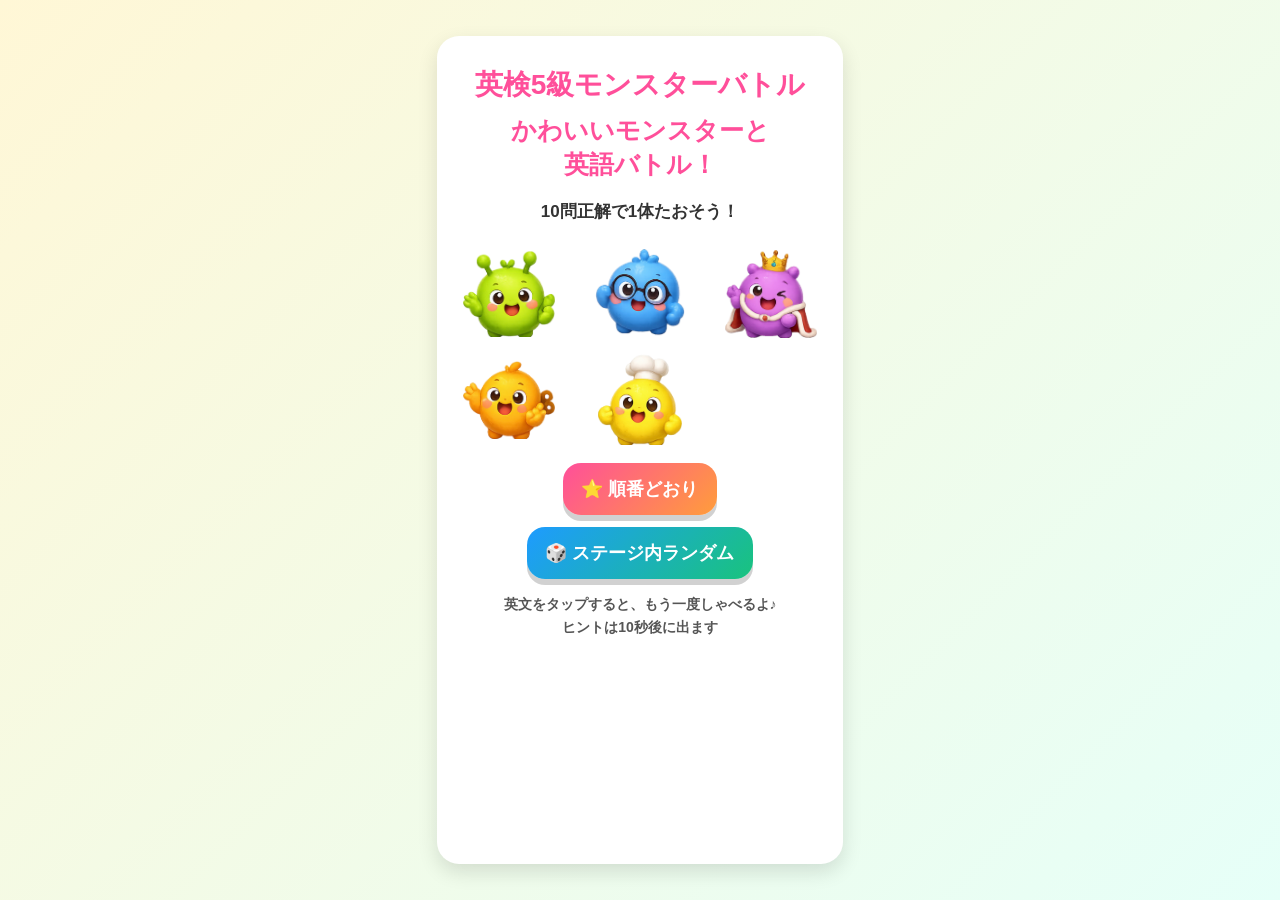
<file: index.html>
<!DOCTYPE html>
<html lang="ja">
<head>
<meta charset="UTF-8">
<meta name="viewport" content="width=device-width, initial-scale=1.0">
<title>英検5級モンスターバトル</title>

<style>
*{
  box-sizing:border-box;
  -webkit-tap-highlight-color:transparent;
}

html,body{
  margin:0;
  padding:0;
  min-height:100%;
  font-family:-apple-system,BlinkMacSystemFont,"Hiragino Maru Gothic ProN","Yu Gothic",sans-serif;
  background:linear-gradient(135deg,#fff7d6,#e6fff8);
  color:#333;
}

body{
  overflow-x:hidden;
}

.wrap{
  width:100%;
  max-width:430px;
  min-height:100svh;
  margin:0 auto;
  padding:18px 12px;
  display:flex;
  align-items:center;
  justify-content:center;
}

.card{
  width:100%;
  min-height:92svh;
  background:white;
  border-radius:22px;
  padding:22px 14px;
  box-shadow:0 8px 20px rgba(0,0,0,.12);
  text-align:center;
  position:relative;
}

.hidden{
  display:none !important;
}

h1{
  margin:8px 0 10px;
  font-size:28px;
  color:#ff4f9a;
  line-height:1.35;
}

h2{
  margin:8px 0;
  font-size:25px;
  color:#ff4f9a;
  line-height:1.35;
}

p{
  font-size:17px;
  line-height:1.6;
  font-weight:700;
}

.party{
  margin:22px auto 18px;
  display:grid;
  grid-template-columns:repeat(3,1fr);
  gap:14px;
  align-items:center;
  justify-items:center;
}

.party img{
  width:92px;
  height:92px;
  object-fit:contain;
}

.startButtons{
  display:flex;
  gap:12px;
  justify-content:center;
  align-items:center;
  flex-wrap:wrap;
  margin-top:12px;
}

button{
  border:none;
  border-radius:18px;
  padding:14px 18px;
  font-size:18px;
  font-weight:900;
  color:white;
  background:linear-gradient(135deg,#ff4f9a,#ff9d3b);
  box-shadow:0 6px 0 rgba(0,0,0,.18);
  cursor:pointer;
}

button:active{
  transform:translateY(4px);
  box-shadow:0 2px 0 rgba(0,0,0,.18);
}

.subBtn{
  background:linear-gradient(135deg,#1e9bff,#19c37d);
}

.stage{
  font-size:18px;
  font-weight:900;
  color:#0aa36d;
  margin-top:2px;
}

.monsterArea{
  margin-top:10px;
}

.monsterName{
  font-size:20px;
  font-weight:900;
  color:#555;
}

.monsterImg{
  width:145px;
  height:145px;
  object-fit:contain;
  margin:8px auto;
  display:block;
  transition:.18s;
}

.damage{
  animation:shake .25s;
}

@keyframes shake{
  0%{transform:translateX(0)}
  25%{transform:translateX(-8px)}
  50%{transform:translateX(8px)}
  75%{transform:translateX(-5px)}
  100%{transform:translateX(0)}
}

.hpLabel{
  font-size:13px;
  font-weight:900;
  color:#555;
}

.hpBar{
  width:88%;
  height:18px;
  border-radius:999px;
  background:#eee;
  margin:6px auto 14px;
  overflow:hidden;
  border:2px solid #333;
}

.hpFill{
  height:100%;
  width:100%;
  background:linear-gradient(90deg,#28d17c,#ffd84d,#ff5b5b);
  transition:.25s;
}

.questionBox{
  margin-top:10px;
  padding:14px;
  border-radius:18px;
  background:#fff6df;
  border:3px solid #ffd36a;
}

.question{
  font-size:22px;
  font-weight:900;
  margin-bottom:10px;
  cursor:pointer;
}

.hint{
  min-height:24px;
  font-size:15px;
  color:#666;
  font-weight:700;
}

.choices{
  display:grid;
  gap:10px;
  margin-top:14px;
}

.choice{
  width:100%;
  padding:14px;
  border-radius:15px;
  border:3px solid #333;
  background:white;
  color:#333;
  font-size:19px;
  font-weight:900;
  box-shadow:3px 3px 0 #333;
}

.choice:active{
  transform:translate(3px,3px);
  box-shadow:none;
}

.choice.correct{
  background:#31d17c;
  color:white;
  border-color:#118b4e;
}

.choice.wrong{
  background:#ff5c5c;
  color:white;
  border-color:#b82121;
}

.info{
  display:flex;
  justify-content:space-between;
  align-items:center;
  margin:10px 4px 0;
  font-size:15px;
  font-weight:900;
}

.message{
  min-height:34px;
  margin-top:10px;
  font-size:20px;
  font-weight:900;
  color:#ff4f9a;
}

.clearBox{
  position:absolute;
  inset:0;
  background:rgba(255,255,255,.94);
  border-radius:22px;
  display:flex;
  flex-direction:column;
  align-items:center;
  justify-content:center;
  z-index:10;
  padding:20px;
}

.clearText{
  font-size:34px;
  font-weight:900;
  color:#ff4f9a;
  margin-bottom:18px;
}

.small{
  font-size:14px;
  color:#555;
}
</style>
</head>

<body>
<div class="wrap">
  <div class="card">

    <div id="startScreen">
      <h1>英検5級モンスターバトル</h1>
      <h2>かわいいモンスターと<br>英語バトル！</h2>
      <p>10問正解で1体たおそう！</p>

      <div class="party">
        <img src="img/green_monster.png?v=100" alt="green monster">
        <img src="img/blue_monster.png?v=100" alt="blue monster">
        <img src="img/purple_monster.png?v=100" alt="purple monster">
        <img src="img/orange_monster.png?v=100" alt="orange monster">
        <img src="img/yellow_monster.png?v=100" alt="yellow monster">
      </div>

      <div class="startButtons">
        <button onclick="startGame(false)">⭐ 順番どおり</button>
        <button class="subBtn" onclick="startGame(true)">🎲 ステージ内ランダム</button>
      </div>

      <p class="small">英文をタップすると、もう一度しゃべるよ♪<br>ヒントは10秒後に出ます</p>
    </div>

    <div id="gameScreen" class="hidden">
      <h1>英検5級モンスターバトル</h1>

      <div class="stage" id="stageName">STAGE 1</div>

      <div class="monsterArea">
        <div class="monsterName" id="monsterName">Green Monster</div>
        <img id="monsterImage" class="monsterImg" src="img/green_monster.png" alt="monster">
        <div class="hpLabel">MONSTER HP</div>
        <div class="hpBar"><div class="hpFill" id="hpFill"></div></div>
      </div>

      <div class="questionBox">
        <div class="question" id="questionText" onclick="speakCurrent()">Question</div>
        <div class="hint" id="hintText"></div>
      </div>

      <div class="choices" id="choices"></div>

      <div class="info">
        <div id="countText">1 / 10</div>
        <div id="scoreText">正解 0</div>
      </div>

      <div class="message" id="message"></div>
    </div>

    <div id="clearBox" class="clearBox hidden">
      <div class="clearText">🎉 STAGE CLEAR! 🎉</div>
      <p id="clearMessage">モンスターをたおした！</p>
      <button onclick="nextStage()">次へ</button>
    </div>

  </div>
</div>

<script>
let audioCtx = null;
let stage = 0;
let qpos = 0;
let correctCount = 0;
let answered = false;
let order = [];
let hintTimer = null;

const monsters = [
  {
    name:"Green Monster",
    image:"img/green_monster.png?v=100",
    stage:"STAGE 1 あいさつ"
  },
  {
    name:"Blue Monster",
    image:"img/blue_monster.png?v=100",
    stage:"STAGE 2 家族"
  },
  {
    name:"Orange Monster",
    image:"img/orange_monster.png?v=100",
    stage:"STAGE 3 数字"
  },
  {
    name:"Yellow Monster",
    image:"img/yellow_monster.png?v=100",
    stage:"STAGE 4 食べもの"
  },
  {
    name:"Purple King",
    image:"img/purple_monster.png?v=100",
    stage:"FINAL STAGE"
  }
];

const stages = [
  [
    {q:"Good morning.", ja:"おはよう。", a:"おはよう。", c:["おはよう。","おやすみ。","ありがとう。"]},
    {q:"Hello.", ja:"こんにちは。", a:"こんにちは。", c:["こんにちは。","さようなら。","ごめんなさい。"]},
    {q:"Good night.", ja:"おやすみ。", a:"おやすみ。", c:["おやすみ。","おはよう。","またね。"]},
    {q:"Thank you.", ja:"ありがとう。", a:"ありがとう。", c:["ありがとう。","こんにちは。","私は元気です。"]},
    {q:"I am fine.", ja:"私は元気です。", a:"私は元気です。", c:["私は元気です。","私は眠いです。","私は先生です。"]},
    {q:"See you.", ja:"またね。", a:"またね。", c:["またね。","はじめまして。","どういたしまして。"]},
    {q:"Nice to meet you.", ja:"はじめまして。", a:"はじめまして。", c:["はじめまして。","おかえり。","おめでとう。"]},
    {q:"I'm sorry.", ja:"ごめんなさい。", a:"ごめんなさい。", c:["ごめんなさい。","ありがとう。","いただきます。"]},
    {q:"You're welcome.", ja:"どういたしまして。", a:"どういたしまして。", c:["どういたしまして。","おはよう。","さようなら。"]},
    {q:"Good bye.", ja:"さようなら。", a:"さようなら。", c:["さようなら。","こんばんは。","元気です。"]}
  ],
  [
    {q:"This is my mother.", ja:"こちらは私の母です。", a:"こちらは私の母です。", c:["こちらは私の母です。","こちらは私の兄です。","これは私の犬です。"]},
    {q:"He is my father.", ja:"彼は私の父です。", a:"彼は私の父です。", c:["彼は私の父です。","彼女は私の母です。","これは本です。"]},
    {q:"She is my sister.", ja:"彼女は私の姉妹です。", a:"彼女は私の姉妹です。", c:["彼女は私の姉妹です。","彼は私の先生です。","私は学生です。"]},
    {q:"My brother is tall.", ja:"私の兄弟は背が高いです。", a:"私の兄弟は背が高いです。", c:["私の兄弟は背が高いです。","私の犬は小さいです。","私の母は料理します。"]},
    {q:"I have a cat.", ja:"私は猫を飼っています。", a:"私は猫を飼っています。", c:["私は猫を飼っています。","私は学校へ行きます。","私は本を読みます。"]},
    {q:"This is my family.", ja:"これは私の家族です。", a:"これは私の家族です。", c:["これは私の家族です。","これは私の机です。","これはリンゴです。"]},
    {q:"My father likes soccer.", ja:"私の父はサッカーが好きです。", a:"私の父はサッカーが好きです。", c:["私の父はサッカーが好きです。","私の父は犬です。","私の父は赤いです。"]},
    {q:"My mother cooks dinner.", ja:"私の母は夕食を作ります。", a:"私の母は夕食を作ります。", c:["私の母は夕食を作ります。","私の母は走ります。","私の母は青いです。"]},
    {q:"My sister is kind.", ja:"私の姉妹は親切です。", a:"私の姉妹は親切です。", c:["私の姉妹は親切です。","私の姉妹は魚です。","私の姉妹は古いです。"]},
    {q:"We are happy.", ja:"私たちは幸せです。", a:"私たちは幸せです。", c:["私たちは幸せです。","私たちは本です。","私たちは雨です。"]}
  ],
  [
    {q:"One apple.", ja:"りんご1つ。", a:"りんご1つ。", c:["りんご1つ。","犬2匹。","本5冊。"]},
    {q:"Two dogs.", ja:"犬2匹。", a:"犬2匹。", c:["犬2匹。","猫1匹。","水3杯。"]},
    {q:"Three books.", ja:"本3冊。", a:"本3冊。", c:["本3冊。","ペン1本。","机2つ。"]},
    {q:"Four cats.", ja:"猫4匹。", a:"猫4匹。", c:["猫4匹。","鳥1羽。","車5台。"]},
    {q:"Five pens.", ja:"ペン5本。", a:"ペン5本。", c:["ペン5本。","犬5匹。","リンゴ5つ。"]},
    {q:"I am ten years old.", ja:"私は10歳です。", a:"私は10歳です。", c:["私は10歳です。","私は10時に寝ます。","私は10冊あります。"]},
    {q:"It is seven o'clock.", ja:"7時です。", a:"7時です。", c:["7時です。","7歳です。","7人です。"]},
    {q:"There are six balls.", ja:"ボールが6個あります。", a:"ボールが6個あります。", c:["ボールが6個あります。","ボールが赤いです。","ボールが好きです。"]},
    {q:"Eight birds are in the tree.", ja:"木に鳥が8羽います。", a:"木に鳥が8羽います。", c:["木に鳥が8羽います。","木に犬がいます。","鳥は青いです。"]},
    {q:"Nine students are here.", ja:"9人の生徒がここにいます。", a:"9人の生徒がここにいます。", c:["9人の生徒がここにいます。","9冊の本です。","9時です。"]}
  ],
  [
    {q:"I like apples.", ja:"私はりんごが好きです。", a:"私はりんごが好きです。", c:["私はりんごが好きです。","私は犬が好きです。","私は水を飲みます。"]},
    {q:"I eat breakfast.", ja:"私は朝食を食べます。", a:"私は朝食を食べます。", c:["私は朝食を食べます。","私は本を読みます。","私は走ります。"]},
    {q:"I drink milk.", ja:"私は牛乳を飲みます。", a:"私は牛乳を飲みます。", c:["私は牛乳を飲みます。","私は魚を見ます。","私は学校へ行きます。"]},
    {q:"This cake is good.", ja:"このケーキはおいしいです。", a:"このケーキはおいしいです。", c:["このケーキはおいしいです。","この犬は速いです。","この本は古いです。"]},
    {q:"Do you like rice?", ja:"あなたはご飯が好きですか。", a:"あなたはご飯が好きですか。", c:["あなたはご飯が好きですか。","あなたは泳げますか。","これはご飯ですか。"]},
    {q:"I want water.", ja:"私は水がほしいです。", a:"私は水がほしいです。", c:["私は水がほしいです。","私は水色です。","私は水曜日です。"]},
    {q:"She likes bread.", ja:"彼女はパンが好きです。", a:"彼女はパンが好きです。", c:["彼女はパンが好きです。","彼女はパンを描きます。","彼女はパンです。"]},
    {q:"He eats eggs.", ja:"彼は卵を食べます。", a:"彼は卵を食べます。", c:["彼は卵を食べます。","彼は卵を読みます。","彼は卵を走ります。"]},
    {q:"The fish is big.", ja:"その魚は大きいです。", a:"その魚は大きいです。", c:["その魚は大きいです。","その魚は歌います。","その魚は先生です。"]},
    {q:"I cook dinner.", ja:"私は夕食を作ります。", a:"私は夕食を作ります。", c:["私は夕食を作ります。","私は夕食を走ります。","私は夕食を読みます。"]}
  ],
  [
    {q:"What is this?", ja:"これは何ですか。", a:"これは何ですか。", c:["これは何ですか。","これは誰ですか。","これはどこですか。"]},
    {q:"Where is my bag?", ja:"私のバッグはどこですか。", a:"私のバッグはどこですか。", c:["私のバッグはどこですか。","私のバッグは何ですか。","私のバッグは誰ですか。"]},
    {q:"Who is he?", ja:"彼は誰ですか。", a:"彼は誰ですか。", c:["彼は誰ですか。","彼はどこですか。","彼は何ですか。"]},
    {q:"When is your birthday?", ja:"あなたの誕生日はいつですか。", a:"あなたの誕生日はいつですか。", c:["あなたの誕生日はいつですか。","あなたの名前は何ですか。","あなたはどこですか。"]},
    {q:"How are you?", ja:"元気ですか。", a:"元気ですか。", c:["元気ですか。","何歳ですか。","どこですか。"]},
    {q:"Can you swim?", ja:"あなたは泳げますか。", a:"あなたは泳げますか。", c:["あなたは泳げますか。","あなたは魚ですか。","あなたは水ですか。"]},
    {q:"I can play soccer.", ja:"私はサッカーができます。", a:"私はサッカーができます。", c:["私はサッカーができます。","私はサッカーを食べます。","私はサッカーです。"]},
    {q:"Let's go to school.", ja:"学校へ行きましょう。", a:"学校へ行きましょう。", c:["学校へ行きましょう。","学校を食べましょう。","学校を寝ましょう。"]},
    {q:"Open the door.", ja:"ドアを開けて。", a:"ドアを開けて。", c:["ドアを開けて。","ドアを食べて。","ドアを読んで。"]},
    {q:"Please sit down.", ja:"座ってください。", a:"座ってください。", c:["座ってください。","走ってください。","歌ってください。"]}
  ]
];

function shuffle(arr){
  for(let i=arr.length-1;i>0;i--){
    const j=Math.floor(Math.random()*(i+1));
    [arr[i],arr[j]]=[arr[j],arr[i]];
  }
  return arr;
}

function currentQuestion(){
  return stages[stage][order[stage][qpos]];
}

function startGame(random){
  try{
    audioCtx = new (window.AudioContext || window.webkitAudioContext)();
  }catch(e){
    audioCtx = null;
  }

  sound("start");

  order = stages.map(s => [...Array(s.length).keys()]);
  if(random) order.forEach(o => shuffle(o));

  stage = 0;
  qpos = 0;
  correctCount = 0;
  answered = false;

  if(hintTimer){
    clearTimeout(hintTimer);
    hintTimer = null;
  }

  const startScreen = document.getElementById("startScreen");
  const gameScreen = document.getElementById("gameScreen");
  const clearBox = document.getElementById("clearBox");

  if(startScreen) startScreen.classList.add("hidden");
  if(gameScreen) gameScreen.classList.remove("hidden");
  if(clearBox) clearBox.classList.add("hidden");

  render();
}

function render(){
  if(hintTimer){
    clearTimeout(hintTimer);
    hintTimer = null;
  }

  const m = monsters[stage];
  const item = currentQuestion();

  document.getElementById("stageName").textContent = m.stage;
  document.getElementById("monsterName").textContent = m.name;
  document.getElementById("monsterImage").src = m.image;

  document.getElementById("questionText").textContent = item.q;

  const hintText = document.getElementById("hintText");
  hintText.textContent = "ヒントは10秒後に出るよ";

  hintTimer = setTimeout(() => {
    hintText.textContent = "ヒント：" + item.ja;
  }, 10000);

  const hp = Math.max(0, 100 - qpos * 10);
  document.getElementById("hpFill").style.width = hp + "%";

  document.getElementById("countText").textContent = (qpos + 1) + " / 10";
  document.getElementById("scoreText").textContent = "正解 " + correctCount;
  document.getElementById("message").textContent = "";

  const choicesBox = document.getElementById("choices");
  choicesBox.innerHTML = "";

  const shuffledChoices = shuffle([...item.c]);

  shuffledChoices.forEach(choice => {
    const btn = document.createElement("button");
    btn.className = "choice";
    btn.textContent = choice;
    btn.onclick = () => answer(btn, choice);
    choicesBox.appendChild(btn);
  });

  speak(item.q);
}

function answer(btn, choice){
  if(answered) return;
  answered = true;

  if(hintTimer){
    clearTimeout(hintTimer);
    hintTimer = null;
  }

  const item = currentQuestion();
  const buttons = document.querySelectorAll(".choice");

  buttons.forEach(b => b.disabled = true);

  if(choice === item.a){
    btn.classList.add("correct");
    correctCount++;
    qpos++;
    document.getElementById("message").textContent = "正解！";
    damageMonster();
    sound("correct");
  }else{
    btn.classList.add("wrong");
    document.getElementById("message").textContent = "ざんねん！正解は「" + item.a + "」";
    sound("wrong");
  }

  setTimeout(() => {
    if(qpos >= 10){
      showStageClear();
    }else{
      answered = false;
      render();
    }
  }, 900);
}

function damageMonster(){
  const img = document.getElementById("monsterImage");
  img.classList.add("damage");
  setTimeout(() => img.classList.remove("damage"), 260);
}

function showStageClear(){
  if(hintTimer){
    clearTimeout(hintTimer);
    hintTimer = null;
  }

  document.getElementById("clearMessage").textContent = monsters[stage].name + " をたおした！";
  document.getElementById("clearBox").classList.remove("hidden");
  sound("clear");
}

function nextStage(){
  if(hintTimer){
    clearTimeout(hintTimer);
    hintTimer = null;
  }

  document.getElementById("clearBox").classList.add("hidden");

  stage++;

  if(stage >= stages.length){
    showEnding();
    return;
  }

  qpos = 0;
  answered = false;
  render();
}

function showEnding(){
  if(hintTimer){
    clearTimeout(hintTimer);
    hintTimer = null;
  }

  const gameScreen = document.getElementById("gameScreen");
  const clearBox = document.getElementById("clearBox");

  if(gameScreen) gameScreen.classList.add("hidden");

  clearBox.classList.remove("hidden");
  clearBox.innerHTML = `
    <div class="clearText">🏆 全クリア！ 🏆</div>
    <p>英検5級モンスターを全部たおした！</p>
    <button onclick="location.reload()">もう一回</button>
  `;

  sound("clear");
}

function speakCurrent(){
  const item = currentQuestion();
  speak(item.q);
}

function speak(text){
  if(!("speechSynthesis" in window)) return;

  speechSynthesis.cancel();

  const u = new SpeechSynthesisUtterance(text);
  u.lang = "en-US";
  u.rate = 0.82;
  u.pitch = 1.05;

  speechSynthesis.speak(u);
}

function tone(freq,duration,type="sine",vol=0.06){
  if(!audioCtx) return;

  const osc = audioCtx.createOscillator();
  const gain = audioCtx.createGain();

  osc.type = type;
  osc.frequency.value = freq;
  gain.gain.setValueAtTime(vol,audioCtx.currentTime);
  gain.gain.exponentialRampToValueAtTime(0.001,audioCtx.currentTime + duration);

  osc.connect(gain);
  gain.connect(audioCtx.destination);

  osc.start();
  osc.stop(audioCtx.currentTime + duration);
}

function sound(type){
  if(type === "start"){
    tone(440,.08,"square",.05);
    setTimeout(()=>tone(660,.08,"square",.05),90);
    setTimeout(()=>tone(880,.12,"square",.05),180);
  }

  if(type === "correct"){
    tone(700,.08,"triangle",.05);
    setTimeout(()=>tone(950,.08,"triangle",.05),90);
  }

  if(type === "wrong"){
    tone(180,.14,"sawtooth",.04);
  }

  if(type === "clear"){
    tone(523,.12,"square",.06);
    setTimeout(()=>tone(659,.12,"square",.06),140);
    setTimeout(()=>tone(784,.12,"square",.06),280);
    setTimeout(()=>tone(1046,.22,"square",.06),430);
  }
}
</script>
</body>
</html>
</file>
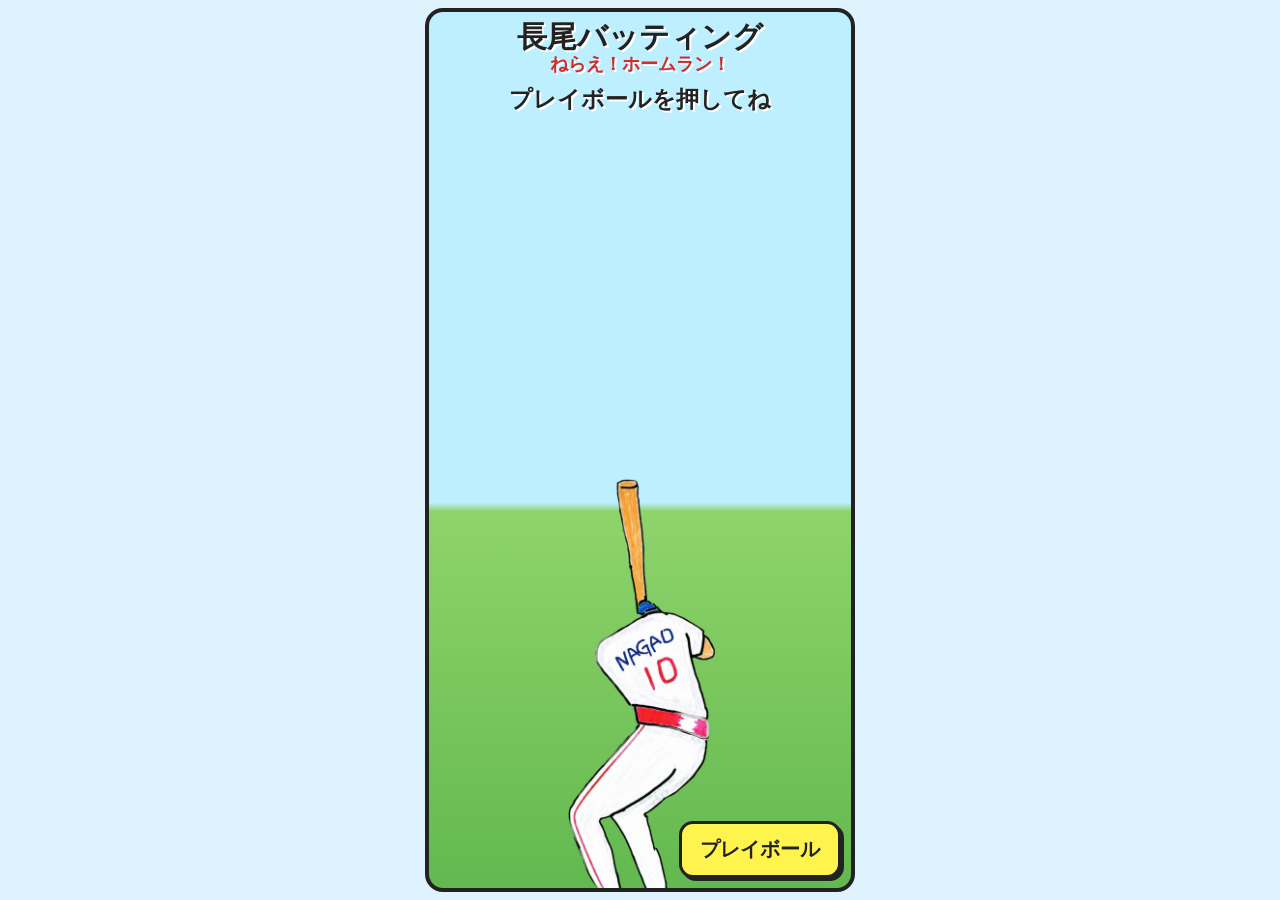
<file: nagao/index.html>
<!DOCTYPE html>
<html lang="ja">
<head>
  <meta charset="UTF-8">
  <meta name="viewport" content="width=device-width, initial-scale=1.0">
  <title>長尾バッティング</title>

  <style>
    * {
      box-sizing: border-box;
    }

    body {
      margin: 0;
      font-family: sans-serif;
      background: #dff3ff;
      text-align: center;
      overflow: hidden;
    }

    #game {
      width: 100vw;
      height: 100dvh;
      padding: 8px;
    }

    #field {
      position: relative;
      width: 100%;
      max-width: 430px;
      height: calc(100dvh - 16px);
      margin: 0 auto;
      overflow: hidden;
      border: 4px solid #222;
      border-radius: 18px;
      background: linear-gradient(
        #bdefff 0%,
        #bdefff 56%,
        #8fd36b 57%,
        #62b94f 100%
      );
    }

    #titleArea {
      position: absolute;
      top: 8px;
      left: 0;
      width: 100%;
      z-index: 50;
      pointer-events: none;
    }

    h1 {
      margin: 0;
      font-size: 30px;
      color: #222;
      line-height: 1.1;
      text-shadow: 2px 2px 0 #fff;
    }

    h2 {
      margin: 2px 0 0;
      font-size: 18px;
      color: #d12b2b;
      line-height: 1.1;
      text-shadow: 2px 2px 0 #fff;
    }

    #message {
      position: absolute;
      top: 72px;
      left: 0;
      width: 100%;
      z-index: 50;
      font-size: 23px;
      font-weight: bold;
      color: #222;
      text-shadow: 2px 2px 0 #fff;
      pointer-events: none;
    }

    #body {
      position: absolute;
      width: 200px;
      left: 50%;
      bottom: -20px;
      transform: translateX(-50%);
      z-index: 5;
    }

    #head {
      position: absolute;
      width: 70px;
      max-width: 70px;
      height: auto;
      left: 50%;
      top: -100px;
      transform: translateX(-50%);
      z-index: 20;
      touch-action: none;
    }

    #flyingHead {
      position: absolute;
      width: 70px;
      height: auto;
      left: -150px;
      top: -150px;
      display: none;
      z-index: 35;
      pointer-events: none;
    }

    .ball {
      position: absolute;
      width: 45px;
      height: auto;
      left: -100px;
      top: -100px;
      display: none;
      z-index: 30;
      pointer-events: none;
    }

    #buttonArea {
      position: absolute;
      right: 10px;
      bottom: 10px;
      z-index: 60;
    }

    button {
      padding: 12px 18px;
      font-size: 20px;
      font-weight: bold;
      color: #222;
      background: #fff34d;
      border: 3px solid #222;
      border-radius: 14px;
      box-shadow: 3px 3px 0 #222;
    }

    button:active {
      transform: translate(3px, 3px);
      box-shadow: none;
    }

    #stopButton,
    #retryButton {
      display: none;
    }

    .homerunFlash {
      animation: homerunFlash 0.35s infinite;
    }

    @keyframes homerunFlash {
      0% { background: #fff; }
      50% { background: #ffeb3b; }
      100% { background: #fff; }
    }

    .bigFlash {
      animation: bigFlash 0.2s infinite;
    }

    @keyframes bigFlash {
      0% { background: #ff4d4d; }
      33% { background: #fff34d; }
      66% { background: #7ee7ff; }
      100% { background: #ff4d4d; }
    }

    .shake {
      animation: shake 0.25s;
    }

    @keyframes shake {
      0% { transform: translateX(0); }
      25% { transform: translateX(-8px); }
      50% { transform: translateX(8px); }
      75% { transform: translateX(-8px); }
      100% { transform: translateX(0); }
    }

    /* ヒット：低く短く飛ぶ */
    .flyHitBall {
      animation: flyHitBall 1.6s ease-out forwards;
    }

    @keyframes flyHitBall {
      0% {
        left: 52%;
        top: 69%;
        transform: translate(-50%, -50%) scale(0.8) rotate(0deg);
      }

      100% {
        left: 110%;
        top: 38%;
        transform: translate(-50%, -50%) scale(1.3) rotate(540deg);
      }
    }

    /* ホームラン：高く遠くへ飛ぶ */
    .flyHomerunBall {
      animation: flyHomerunBall 2s ease-out forwards;
    }

    @keyframes flyHomerunBall {
      0% {
        left: 52%;
        top: 68%;
        transform: translate(-50%, -50%) scale(0.8) rotate(0deg);
      }

      100% {
        left: 125%;
        top: 3%;
        transform: translate(-50%, -50%) scale(2) rotate(900deg);
      }
    }

    /* 大ホームラン：超大きく飛ぶ */
    .flyBigBall {
      animation: flyBigBall 2.2s ease-out forwards;
    }

    @keyframes flyBigBall {
      0% {
        left: 43%;
        top: 68%;
        transform: translate(-50%, -50%) scale(0.9) rotate(0deg);
      }

      100% {
        left: 130%;
        top: -12%;
        transform: translate(-50%, -50%) scale(3) rotate(1440deg);
      }
    }

    /* 大ホームラン：atama4も一緒に飛ぶ */
    .flyBigHead {
      animation: flyBigHead 2.2s ease-out forwards;
    }

    @keyframes flyBigHead {
      0% {
        left: 61%;
        top: 68%;
        transform: translate(-50%, -50%) scale(1) rotate(0deg);
      }

      100% {
        left: 145%;
        top: -18%;
        transform: translate(-50%, -50%) scale(3.2) rotate(1440deg);
      }
    }
  </style>
</head>

<body>
  <div id="game">
    <div id="field">

      <div id="titleArea">
        <h1>長尾バッティング</h1>
        <h2>ねらえ！ホームラン！</h2>
      </div>

      <div id="message">プレイボールを押してね</div>

      <img id="head" src="img/atama1.png" alt="頭">
      <img id="body" src="img/karada1.png" alt="体">
      <img id="flyingHead" src="img/atama4.png" alt="飛ぶ頭">

      <!-- ボールはball1だけ -->
      <img id="ball1" class="ball" src="img/ball1.png" alt="ボール">

      <div id="buttonArea">
        <button id="startButton">プレイボール</button>
        <button id="stopButton">ここだ！</button>
        <button id="retryButton">もう一回</button>
      </div>

    </div>
  </div>

  <script>
    const field = document.getElementById("field");
    const head = document.getElementById("head");
    const body = document.getElementById("body");
    const flyingHead = document.getElementById("flyingHead");
    const ball1 = document.getElementById("ball1");

    const message = document.getElementById("message");
    const startButton = document.getElementById("startButton");
    const stopButton = document.getElementById("stopButton");
    const retryButton = document.getElementById("retryButton");

    /* 調整する場所 */
    const headStartOffsetX = -30;
    const targetX = 165;
    const targetY = 430;
    const successRange = 60;
    const specialRate = 0.05;

    /* karada1・2 */
    const normalBodyWidth = "200px";
    const normalBodyBottom = "-20px";

    /* karada4・5 */
    const bigBodyWidth = "300px";
    const bigBodyBottom = "-70px";

    /* 画像更新後だけ数字を変える */
    const imageVersion = "?v=6";

    let headX = 0;
    let headY = -100;
    let falling = false;
    let specialMode = false;
    let animationId = null;
    let bodyTimer = null;
    let bodyFrame = 1;
    let isDragging = false;
    let dragOffsetY = 0;
    let timers = [];

    function image(fileName) {
      return "img/" + fileName + imageVersion;
    }

    function wait(callback, time) {
      const timer = setTimeout(callback, time);
      timers.push(timer);
    }

    function clearTimers() {
      timers.forEach((timer) => clearTimeout(timer));
      timers = [];
    }

    function setHeadPosition() {
      head.style.left = headX + "px";
      head.style.top = headY + "px";
    }

    function randomRange(min, max) {
      return Math.random() * (max - min) + min;
    }

    function getDistanceFromTarget() {
      const dx = headX - targetX;
      const dy = headY - targetY;
      return Math.sqrt(dx * dx + dy * dy);
    }

    function setNormalBody() {
      body.style.width = normalBodyWidth;
      body.style.bottom = normalBodyBottom;
    }

    function setBigBody() {
      body.style.width = bigBodyWidth;
      body.style.bottom = bigBodyBottom;
    }

    function hideHead() {
      head.style.display = "none";
    }

    function showHead() {
      head.style.display = "block";
    }

    function showRetry() {
      stopButton.style.display = "none";
      retryButton.style.display = "inline-block";
    }

    function resetBall() {
      ball1.classList.remove(
        "flyHitBall",
        "flyHomerunBall",
        "flyBigBall"
      );

      ball1.style.display = "none";
      ball1.style.left = "-100px";
      ball1.style.top = "-100px";
      ball1.style.transform = "translate(-50%, -50%)";
    }

    function showBall(left = "52%", top = "68%") {
      ball1.classList.remove(
        "flyHitBall",
        "flyHomerunBall",
        "flyBigBall"
      );

      ball1.style.display = "block";
      ball1.style.left = left;
      ball1.style.top = top;
      ball1.style.transform = "translate(-50%, -50%)";
    }

    function flyBall(animationName) {
      ball1.classList.remove(
        "flyHitBall",
        "flyHomerunBall",
        "flyBigBall"
      );

      void ball1.offsetWidth;

      ball1.classList.add(animationName);
    }

    function clearEffects() {
      field.classList.remove("homerunFlash");
      field.classList.remove("bigFlash");
      field.classList.remove("shake");

      resetBall();

      flyingHead.classList.remove("flyBigHead");
      flyingHead.style.display = "none";
      flyingHead.style.left = "-150px";
      flyingHead.style.top = "-150px";
      flyingHead.style.transform = "translate(-50%, -50%)";
    }

    function stopBodyAnimation() {
      if (bodyTimer !== null) {
        clearInterval(bodyTimer);
        bodyTimer = null;
      }
    }

    function startBodyAnimation() {
      stopBodyAnimation();
      setNormalBody();

      bodyFrame = 1;
      body.src = image("karada1.png");

      bodyTimer = setInterval(() => {
        setNormalBody();

        if (bodyFrame === 1) {
          body.src = image("karada2.png");
          bodyFrame = 2;
        } else {
          body.src = image("karada1.png");
          bodyFrame = 1;
        }
      }, 1000);
    }

    function startGame() {
      clearTimers();
      clearEffects();
      stopBodyAnimation();

      if (animationId !== null) {
        cancelAnimationFrame(animationId);
        animationId = null;
      }

      specialMode = Math.random() < specialRate;

      startButton.style.display = "none";
      retryButton.style.display = "none";
      stopButton.style.display = "inline-block";

      showHead();
      setNormalBody();

      const fieldRect = field.getBoundingClientRect();

      if (specialMode) {
        startSpecialAtama4(fieldRect);
        return;
      }

      message.textContent = "顔をハメろ！";

      head.src = image("atama1.png");
      head.style.transform = "translateX(-50%) rotate(0deg)";

      headX = fieldRect.width / 2 + headStartOffsetX;
      headY = -100;

      falling = true;

      setHeadPosition();
      startBodyAnimation();
      normalFallLoop();
    }

    function normalFallLoop() {
      if (!falling) return;

      const distance = getDistanceFromTarget();

      if (distance < 100) {
        headY += 0.65;
        message.textContent = "思い出せー！";
      } else {
        headY += 3.2;
        message.textContent = "顔をハメろ！";
      }

      if (headY > field.clientHeight - 40) {
        headX = field.clientWidth / 2 + headStartOffsetX;
        headY = -100;
      }

      setHeadPosition();
      animationId = requestAnimationFrame(normalFallLoop);
    }

    function startSpecialAtama4(fieldRect) {
      specialMode = true;
      falling = false;

      stopBodyAnimation();
      setNormalBody();

      message.textContent = "な、なんだあれは！？";
      stopButton.style.display = "none";

      head.src = image("atama4.png");
      head.style.transform = "translateX(-50%) rotate(0deg)";
      showHead();

      const direction = Math.floor(Math.random() * 4);

      if (direction === 0) {
        headX = fieldRect.width / 2;
        headY = -100;
      } else if (direction === 1) {
        headX = fieldRect.width / 2;
        headY = fieldRect.height + 100;
      } else if (direction === 2) {
        headX = -100;
        headY = targetY;
      } else {
        headX = fieldRect.width + 100;
        headY = targetY;
      }

      setHeadPosition();

      const startX = headX;
      const startY = headY;
      const startTime = performance.now();
      const duration = 1100;

      function specialMove(now) {
        const progress = Math.min(
          (now - startTime) / duration,
          1
        );

        headX = startX + (targetX - startX) * progress;
        headY = startY + (targetY - startY) * progress;

        setHeadPosition();

        if (progress < 1) {
          requestAnimationFrame(specialMove);
        } else {
          wait(() => {
            bigHomerun(true);
          }, 300);
        }
      }

      requestAnimationFrame(specialMove);
    }

    function stopHead() {
      if (!falling || specialMode) return;

      falling = false;

      if (animationId !== null) {
        cancelAnimationFrame(animationId);
        animationId = null;
      }

      stopBodyAnimation();

      if (
        getDistanceFromTarget() > successRange ||
        Math.random() < 0.8
      ) {
        out();
        return;
      }

      hitLottery();
    }

    function hitLottery() {
      const result = Math.random();

      if (result < 0.5) {
        hit();
      } else if (result < 0.8) {
        homerun();
      } else {
        bigHomerun(false);
      }
    }

    function out() {
      setNormalBody();
      showHead();

      head.src = image("atama1.png");

      headX += randomRange(-45, 45);
      headY += randomRange(-25, 25);

      head.style.transform =
        "translateX(-50%) rotate(" +
        randomRange(-25, 25) +
        "deg)";

      setHeadPosition();

      field.classList.add("shake");
      message.textContent = "首がズレたーー！？";

      wait(() => {
        message.textContent = "アウト！もう一回！";
        showRetry();
      }, 500);
    }

    function hit() {
      message.textContent = "ヒット！！";

      setNormalBody();
      showHead();

      head.src = image("atama1.png");
      head.style.transform = "translateX(-50%) rotate(0deg)";
      headX = targetX;
      headY = targetY;
      setHeadPosition();

      body.src = image("karada1.png");

      wait(() => {
        setNormalBody();
        body.src = image("karada2.png");
      }, 1000);

      wait(() => {
        setBigBody();
        body.src = image("karada4-1.png");
        hideHead();
      }, 2000);

      wait(() => {
        setBigBody();
        body.src = image("karada5-1.png");
        showBall();
      }, 3000);

      wait(() => {
        flyBall("flyHitBall");
      }, 4000);

      wait(() => {
        message.textContent = "ヒット！もう一回！";
        showRetry();
      }, 6100);
    }

    function homerun() {
      message.textContent = "ホームラン確定！！";

      setNormalBody();
      showHead();

      head.src = image("atama3.png");
      head.style.transform = "translateX(-50%) rotate(0deg)";
      headX = targetX;
      headY = targetY;
      setHeadPosition();

      field.classList.add("homerunFlash");

      body.src = image("karada1.png");

      wait(() => {
        setNormalBody();
        body.src = image("karada2.png");
      }, 1000);

      wait(() => {
        setBigBody();
        body.src = image("karada4-2.png");
        hideHead();
      }, 2000);

      wait(() => {
        setBigBody();
        body.src = image("karada5-2.png");
        showBall();
      }, 3000);

      wait(() => {
        flyBall("flyHomerunBall");
      }, 4000);

      wait(() => {
        message.textContent = "ホームラン！もう一回！";
        showRetry();
      }, 6600);
    }

    function bigHomerun(special) {
      if (special) {
        message.textContent = "確定！！大ホームラン！！";
      } else {
        message.textContent = "大ホームラン確定！！";
      }

      setNormalBody();
      showHead();

      head.src = image("atama4.png");
      head.style.transform = "translateX(-50%) rotate(0deg)";
      headX = targetX;
      headY = targetY;
      setHeadPosition();

      field.classList.add("bigFlash");

      body.src = image("karada1.png");

      wait(() => {
        setNormalBody();
        body.src = image("karada2.png");
      }, 1000);

      wait(() => {
        setBigBody();
        body.src = image("karada4-3.png");
        hideHead();
      }, 2000);

      wait(() => {
        setBigBody();
        body.src = image("karada5-3.png");
        showBall();
      }, 3000);

      wait(() => {
        showBall("43%", "68%");
        flyBall("flyBigBall");

        flyingHead.src = image("atama4.png");
        flyingHead.style.display = "block";
        flyingHead.style.left = "61%";
        flyingHead.style.top = "68%";
        flyingHead.style.transform = "translate(-50%, -50%)";

        flyingHead.classList.remove("flyBigHead");
        void flyingHead.offsetWidth;
        flyingHead.classList.add("flyBigHead");
      }, 5000);

      wait(() => {
        message.textContent = "大ホームラン！！！もう一回！";
        showRetry();
      }, 7500);
    }

    head.addEventListener("pointerdown", (e) => {
      if (!falling || specialMode) return;

      isDragging = true;
      head.setPointerCapture(e.pointerId);

      const rect = head.getBoundingClientRect();
      dragOffsetY = e.clientY - rect.top;

      e.preventDefault();
    });

    head.addEventListener("pointermove", (e) => {
      if (!isDragging || !falling || specialMode) return;

      const fieldRect = field.getBoundingClientRect();

      headX = e.clientX - fieldRect.left;
      headY = e.clientY - fieldRect.top - dragOffsetY;

      headX = Math.max(
        30,
        Math.min(fieldRect.width - 30, headX)
      );

      headY = Math.max(
        -80,
        Math.min(fieldRect.height - 40, headY)
      );

      setHeadPosition();

      e.preventDefault();
    });

    head.addEventListener("pointerup", () => {
      isDragging = false;
    });

    head.addEventListener("pointercancel", () => {
      isDragging = false;
    });

    startButton.addEventListener("click", startGame);
    stopButton.addEventListener("click", stopHead);
    retryButton.addEventListener("click", startGame);
  </script>
</body>
</html>
</file>
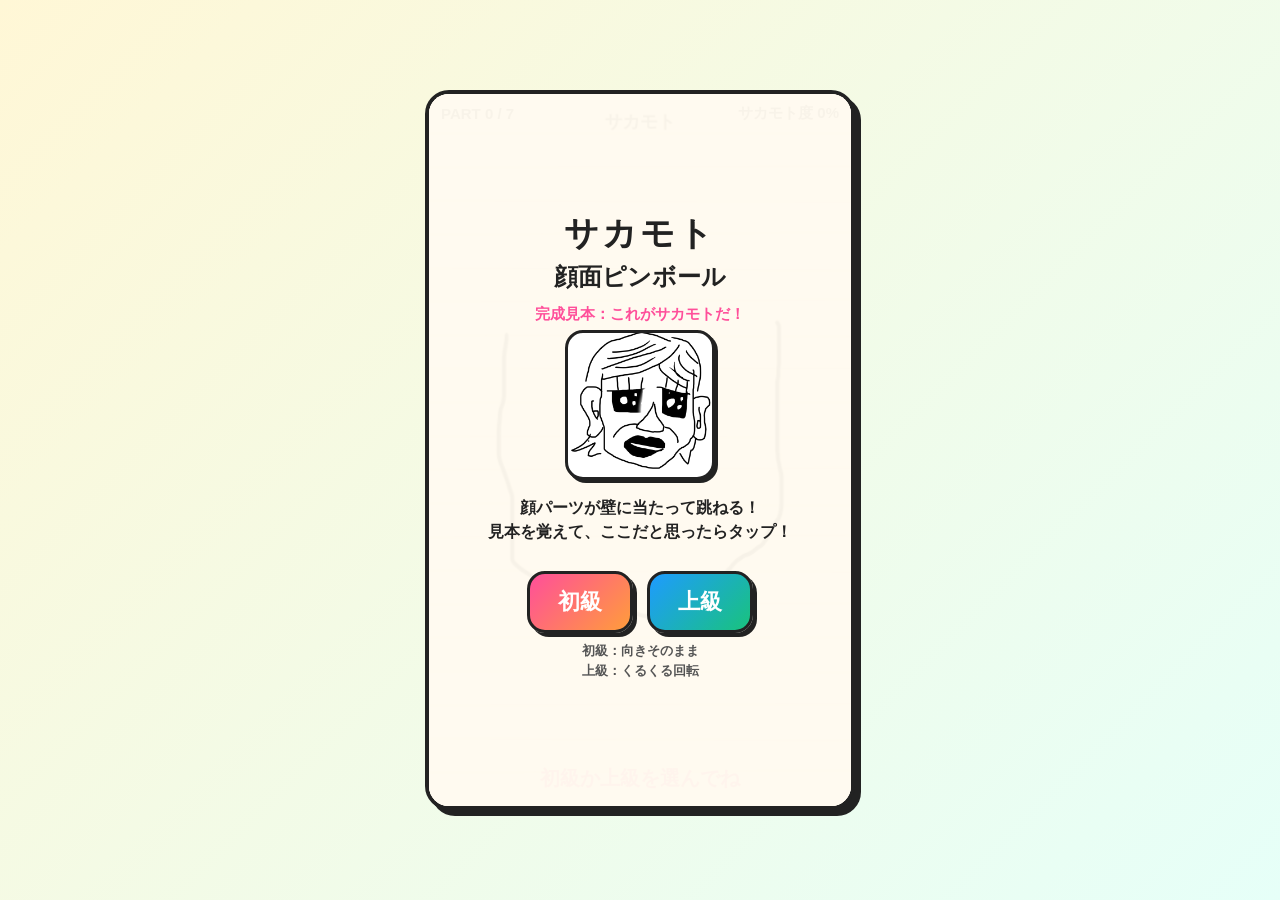
<file: sakamoto/index.html>
<!DOCTYPE html>
<html lang="ja">
<head>
<meta charset="UTF-8">
<meta name="viewport" content="width=device-width, initial-scale=1.0">
<title>サカモト</title>

<style>
* {
  box-sizing: border-box;
  -webkit-tap-highlight-color: transparent;
  user-select: none;
  -webkit-user-select: none;
}

html, body {
  margin: 0;
  padding: 0;
  width: 100%;
  min-height: 100%;
  overflow: hidden;
  font-family: -apple-system, BlinkMacSystemFont, "Hiragino Maru Gothic ProN", "Yu Gothic", sans-serif;
  background: linear-gradient(135deg, #fff7d6, #e6fff8);
  color: #222;
}

#wrap {
  width: 100vw;
  height: 100svh;
  display: flex;
  align-items: center;
  justify-content: center;
}

#gameBox {
  position: relative;
  width: min(94vw, 430px);
  height: min(88svh, 720px);
  background: #fffaf0;
  border: 4px solid #222;
  border-radius: 24px;
  box-shadow: 6px 6px 0 #222;
  overflow: hidden;
}

canvas {
  width: 100%;
  height: 100%;
  display: block;
}

.screen {
  position: absolute;
  inset: 0;
  z-index: 10;
  background: rgba(255, 250, 240, 0.97);
  display: flex;
  flex-direction: column;
  align-items: center;
  justify-content: center;
  text-align: center;
  padding: 18px;
}

.hidden {
  display: none !important;
}

h1 {
  margin: 0 0 4px;
  font-size: 34px;
  letter-spacing: 3px;
}

h2 {
  margin: 0 0 8px;
  font-size: 24px;
}

p {
  font-size: 16px;
  line-height: 1.55;
  font-weight: 800;
  margin: 8px 0;
}

button {
  margin-top: 10px;
  padding: 13px 28px;
  border: 3px solid #222;
  border-radius: 18px;
  background: linear-gradient(135deg, #ff4f9a, #ff9d3b);
  color: white;
  font-size: 22px;
  font-weight: 900;
  box-shadow: 4px 4px 0 #222;
}

button:active {
  transform: translate(4px, 4px);
  box-shadow: none;
}

.modeButtons {
  display: flex;
  gap: 14px;
  justify-content: center;
  align-items: center;
  margin-top: 8px;
}

.modeButtons button:nth-child(2) {
  background: linear-gradient(135deg, #1e9bff, #19c37d);
}

#sampleTitle {
  margin-top: 4px;
  font-size: 15px;
  font-weight: 900;
  color: #ff4f9a;
}

#sampleImage {
  width: 150px;
  height: 150px;
  object-fit: contain;
  background: white;
  border: 3px solid #222;
  border-radius: 18px;
  box-shadow: 3px 3px 0 #222;
  margin: 6px 0 8px;
}

#topInfo {
  position: absolute;
  top: 10px;
  left: 12px;
  right: 12px;
  z-index: 5;
  display: flex;
  justify-content: space-between;
  align-items: center;
  font-weight: 900;
  font-size: 15px;
  pointer-events: none;
}

#message {
  position: absolute;
  left: 12px;
  right: 12px;
  bottom: 14px;
  z-index: 5;
  text-align: center;
  font-size: 20px;
  font-weight: 900;
  color: #ff4f9a;
  pointer-events: none;
}

#resultScreen {
  top: auto;
  bottom: 0;
  height: 235px;
  background: rgba(255, 250, 240, 0.90);
  border-top: 4px solid #222;
  justify-content: center;
  padding: 10px 14px;
}

#resultScreen h1 {
  font-size: 28px;
  margin: 0;
}

#resultScore {
  font-size: 42px;
  font-weight: 900;
  margin: 2px 0;
  color: #ff4f9a;
}

#resultRank {
  font-size: 22px;
  font-weight: 900;
  margin-bottom: 2px;
}

#resultDetail {
  font-size: 14px;
  line-height: 1.35;
  margin: 2px 0;
}

#resultScreen button {
  margin-top: 6px;
  padding: 8px 18px;
  font-size: 16px;
}

.small {
  font-size: 13px;
  color: #555;
}
</style>
</head>

<body>
<div id="wrap">
  <div id="gameBox">
    <canvas id="game"></canvas>

    <div id="topInfo">
      <div id="partInfo">PART 0 / 7</div>
      <div id="scoreInfo">サカモト度 0%</div>
    </div>

    <div id="message">準備中...</div>

    <div id="startScreen" class="screen">
      <h1>サカモト</h1>
      <h2>顔面ピンボール</h2>

      <div id="sampleTitle">完成見本：これがサカモトだ！</div>
      <img id="sampleImage" src="img/gattai.PNG?v=5" alt="完成見本">

      <p>
        顔パーツが壁に当たって跳ねる！<br>
        見本を覚えて、ここだと思ったらタップ！
      </p>

      <div class="modeButtons">
        <button onclick="startGame('easy')">初級</button>
        <button onclick="startGame('hard')">上級</button>
      </div>

      <p class="small">
        初級：向きそのまま<br>
        上級：くるくる回転
      </p>
    </div>

    <div id="resultScreen" class="screen hidden">
      <h1>完成！</h1>
      <div id="resultScore">0%</div>
      <div id="resultRank">サカモトの気配</div>
      <p id="resultDetail"></p>
      <button onclick="backToStart()">もう一回</button>
    </div>
  </div>
</div>

<script>
const canvas = document.getElementById("game");
const ctx = canvas.getContext("2d");

const startScreen = document.getElementById("startScreen");
const resultScreen = document.getElementById("resultScreen");
const message = document.getElementById("message");
const partInfo = document.getElementById("partInfo");
const scoreInfo = document.getElementById("scoreInfo");
const resultScore = document.getElementById("resultScore");
const resultRank = document.getElementById("resultRank");
const resultDetail = document.getElementById("resultDetail");

let W = 0;
let H = 0;
let dpr = 1;
let images = {};
let crops = {};
let parts = [];
let currentIndex = 0;
let running = false;
let finished = false;
let audioCtx = null;
let gameMode = "easy";

const imageFiles = {
  face: "img/face.PNG",
  eyeL: "img/eyeL.PNG",
  eyeR: "img/eyeR.PNG",
  nose: "img/nose.PNG",
  mouth: "img/mouth.PNG",
  earL: "img/earL.PNG",
  earR: "img/earR.PNG",
  hair: "img/hair.PNG"
};

function resizeCanvas() {
  const rect = document.getElementById("gameBox").getBoundingClientRect();
  dpr = window.devicePixelRatio || 1;

  W = rect.width;
  H = rect.height;

  canvas.width = W * dpr;
  canvas.height = H * dpr;

  ctx.setTransform(dpr, 0, 0, dpr, 0, 0);

  setupParts();
}

window.addEventListener("resize", resizeCanvas);

function loadImages() {
  const keys = Object.keys(imageFiles);
  let loaded = 0;

  keys.forEach(key => {
    const img = new Image();
    img.src = imageFiles[key] + "?v=5";

    img.onload = () => {
      images[key] = img;
      loaded++;
      message.textContent = `画像読み込み中 ${loaded} / ${keys.length}`;

      if (loaded === keys.length) {
        makeAllCrops();
        resizeCanvas();
        message.textContent = "初級か上級を選んでね";
        draw();
      }
    };

    img.onerror = () => {
      message.textContent = `${imageFiles[key]} が読めません`;
    };
  });
}

function makeAllCrops() {
  Object.keys(images).forEach(key => {
    crops[key] = findInkBounds(images[key]);
  });
}

function findInkBounds(img) {
  const temp = document.createElement("canvas");
  const tctx = temp.getContext("2d");

  temp.width = img.width;
  temp.height = img.height;

  tctx.drawImage(img, 0, 0);

  const data = tctx.getImageData(0, 0, temp.width, temp.height).data;

  let minX = temp.width;
  let minY = temp.height;
  let maxX = 0;
  let maxY = 0;
  let found = false;

  for (let y = 0; y < temp.height; y += 2) {
    for (let x = 0; x < temp.width; x += 2) {
      const i = (y * temp.width + x) * 4;
      const r = data[i];
      const g = data[i + 1];
      const b = data[i + 2];
      const a = data[i + 3];

      if (a > 20 && r < 130 && g < 130 && b < 130) {
        found = true;
        if (x < minX) minX = x;
        if (y < minY) minY = y;
        if (x > maxX) maxX = x;
        if (y > maxY) maxY = y;
      }
    }
  }

  if (!found) {
    return {
      sx: 0,
      sy: 0,
      sw: img.width,
      sh: img.height
    };
  }

  const pad = 18;

  minX = Math.max(0, minX - pad);
  minY = Math.max(0, minY - pad);
  maxX = Math.min(img.width, maxX + pad);
  maxY = Math.min(img.height, maxY + pad);

  return {
    sx: minX,
    sy: minY,
    sw: maxX - minX,
    sh: maxY - minY
  };
}

function setupParts() {
  if (!W || !H) return;

  const cx = W / 2;
  const cy = H / 2 + 20;

  parts = [
    {
      key: "eyeL",
      name: "左目",
      targetX: cx - 62,
      targetY: cy - 62,
      targetAngle: 0,
      size: 105
    },
    {
      key: "eyeR",
      name: "右目",
      targetX: cx + 62,
      targetY: cy - 62,
      targetAngle: 0,
      size: 105
    },
    {
      key: "nose",
      name: "鼻",
      targetX: cx,
      targetY: cy + 6,
      targetAngle: 0,
      size: 150
    },
    {
      key: "mouth",
      name: "口",
      targetX: cx,
      targetY: cy + 98,
      targetAngle: 0,
      size: 130
    },
    {
      key: "earL",
      name: "左耳",
      targetX: cx - 145,
      targetY: cy - 20,
      targetAngle: 0,
      size: 70
    },
    {
      key: "earR",
      name: "右耳",
      targetX: cx + 145,
      targetY: cy - 20,
      targetAngle: 0,
      size: 70
    },
    {
      key: "hair",
      name: "髪",
      targetX: cx,
      targetY: cy - 150,
      targetAngle: 0,
      size: 350
    }
  ];

  parts.forEach((p, i) => {
    resetPart(p, i);
    p.stopped = false;
    p.score = 0;
    p.positionScore = 0;
    p.angleScore = 0;
  });
}

function resetPart(p, i) {
  const margin = 70;

  p.x = margin + Math.random() * Math.max(1, W - margin * 2);
  p.y = margin + Math.random() * Math.max(1, H - margin * 2);

  const speed = 3.0 + Math.random() * 2.0 + i * 0.18;
  const dir = Math.random() * Math.PI * 2;

  p.vx = Math.cos(dir) * speed;
  p.vy = Math.sin(dir) * speed;

  if (gameMode === "hard") {
    p.angle = Math.random() * Math.PI * 2;
  } else {
    p.angle = 0;
  }

  p.spin = (0.045 + Math.random() * 0.095) * (Math.random() < 0.5 ? -1 : 1);
}

function startGame(mode) {
  gameMode = mode;

  try {
    audioCtx = new (window.AudioContext || window.webkitAudioContext)();
  } catch(e) {
    audioCtx = null;
  }

  resizeCanvas();

  currentIndex = 0;
  running = true;
  finished = false;

  parts.forEach((p, i) => {
    resetPart(p, i);
    p.stopped = false;
    p.score = 0;
    p.positionScore = 0;
    p.angleScore = 0;
  });

  startScreen.classList.add("hidden");
  resultScreen.classList.add("hidden");

  if (gameMode === "easy") {
    message.textContent = `${parts[currentIndex].name}を止めろ！`;
  } else {
    message.textContent = `${parts[currentIndex].name}を止めろ！`;
  }

  updateInfo();
  soundStart();
}

function stopCurrentPart() {
  if (!running || finished) return;

  const p = parts[currentIndex];
  if (!p) return;

  p.stopped = true;
  calculateScore(p);
  soundTap();

  currentIndex++;

  if (currentIndex >= parts.length) {
    finishGame();
  } else {
    message.textContent = `${parts[currentIndex].name}を止めろ！`;
    updateInfo();
  }
}

function calculateScore(p) {
  const dx = p.x - p.targetX;
  const dy = p.y - p.targetY;
  const distance = Math.sqrt(dx * dx + dy * dy);

  const maxDistance = 185;
  const positionScore = Math.max(0, 100 - distance / maxDistance * 100);

  let angleScore = 100;

  if (gameMode === "hard") {
    const angleDiff = Math.abs(normalizeAngle(p.angle - p.targetAngle));
    angleScore = Math.max(0, 100 - angleDiff / Math.PI * 100);
    p.score = positionScore * 0.75 + angleScore * 0.25;
  } else {
    p.score = positionScore;
  }

  p.positionScore = positionScore;
  p.angleScore = angleScore;
}

function normalizeAngle(a) {
  while (a > Math.PI) a -= Math.PI * 2;
  while (a < -Math.PI) a += Math.PI * 2;
  return a;
}

function finishGame() {
  running = false;
  finished = true;

  let total = 0;
  let posTotal = 0;
  let angleTotal = 0;

  parts.forEach(p => {
    total += p.score;
    posTotal += p.positionScore;
    angleTotal += p.angleScore;
  });

  const final = Math.round(total / parts.length);
  const posAvg = Math.round(posTotal / parts.length);
  const angleAvg = Math.round(angleTotal / parts.length);

  resultScore.textContent = `${final}%`;
  resultRank.textContent = getRank(final);

  if (gameMode === "easy") {
    resultDetail.innerHTML = `
      モード：初級<br>
      位置スコア：${posAvg}点<br>
      サカモト度：${final}%
    `;
  } else {
    resultDetail.innerHTML = `
      モード：上級<br>
      位置スコア：${posAvg}点<br>
      角度スコア：${angleAvg}点<br>
      サカモト度：${final}%
    `;
  }

  message.textContent = "サカモト完成！";
  updateInfo();

  resultScreen.classList.remove("hidden");
  soundFinish(final);
}

function getRank(score) {
  if (score >= 98) return "完全体サカモト";
  if (score >= 90) return "ほぼサカモト";
  if (score >= 75) return "かなりサカモト";
  if (score >= 60) return "サカモトっぽい";
  if (score >= 40) return "サカモトの気配";
  if (score >= 20) return "サカモト、行方不明";
  return "誰だお前";
}

function backToStart() {
  running = false;
  finished = false;
  resultScreen.classList.add("hidden");
  startScreen.classList.remove("hidden");
  message.textContent = "初級か上級を選んでね";
  draw();
}

function update() {
  if (running && !finished) {
    const p = parts[currentIndex];

    if (p && !p.stopped) {
      p.x += p.vx;
      p.y += p.vy;

      if (gameMode === "hard") {
        p.angle += p.spin;
      } else {
        p.angle = 0;
      }

      const r = p.size / 2;

      if (p.x < r) {
        p.x = r;
        p.vx *= -1;
        wallSound();
      }

      if (p.x > W - r) {
        p.x = W - r;
        p.vx *= -1;
        wallSound();
      }

      if (p.y < r) {
        p.y = r;
        p.vy *= -1;
        wallSound();
      }

      if (p.y > H - r) {
        p.y = H - r;
        p.vy *= -1;
        wallSound();
      }
    }
  }
}

function draw() {
  ctx.clearRect(0, 0, W, H);

  drawPaper();
  drawFace();

  if (running && !finished) {
    drawGuide();
  }

  parts.forEach(p => {
    if (p.stopped) {
      drawPart(p);
    }
  });

  if (running && parts[currentIndex]) {
    drawPart(parts[currentIndex]);
  }

  drawTitle();
}

function drawPaper() {
  ctx.save();
  ctx.fillStyle = "#fffaf0";
  ctx.fillRect(0, 0, W, H);

  ctx.strokeStyle = "rgba(0,0,0,0.07)";
  ctx.lineWidth = 1;

  for (let y = 40; y < H; y += 34) {
    ctx.beginPath();
    ctx.moveTo(0, y);
    ctx.lineTo(W, y + Math.sin(y * 0.08) * 2);
    ctx.stroke();
  }

  ctx.restore();
}

function drawTitle() {
  ctx.save();
  ctx.fillStyle = "#222";
  ctx.font = "900 18px sans-serif";
  ctx.textAlign = "center";
  ctx.fillText("サカモト", W / 2, 34);
  ctx.restore();
}

function drawFace() {
  if (!images.face) return;

  const cx = W / 2;
  const cy = H / 2 + 20;

  drawCroppedImageCenter("face", cx, cy, 300, 0, 0.95);
}

function drawGuide() {
  ctx.save();
  ctx.globalAlpha = 0.13;
  ctx.strokeStyle = "#222";
  ctx.lineWidth = 2;

  parts.forEach(p => {
    ctx.beginPath();
    ctx.arc(p.targetX, p.targetY, p.size / 2, 0, Math.PI * 2);
    ctx.stroke();
  });

  ctx.restore();
}

function drawPart(p) {
  drawCroppedImageCenter(p.key, p.x, p.y, p.size, p.angle, 1);
}

function drawCroppedImageCenter(key, x, y, size, angle, alpha) {
  const img = images[key];
  const crop = crops[key];

  if (!img || !crop) return;

  const ratio = crop.sh / crop.sw;
  const w = size;
  const h = size * ratio;

  ctx.save();
  ctx.globalAlpha = alpha;
  ctx.translate(x, y);
  ctx.rotate(angle);

  ctx.drawImage(
    img,
    crop.sx,
    crop.sy,
    crop.sw,
    crop.sh,
    -w / 2,
    -h / 2,
    w,
    h
  );

  ctx.restore();
}

function updateInfo() {
  partInfo.textContent = `PART ${Math.min(currentIndex + 1, parts.length)} / ${parts.length}`;

  const stopped = parts.filter(p => p.stopped);
  if (stopped.length === 0) {
    scoreInfo.textContent = "サカモト度 0%";
    return;
  }

  const avg = Math.round(stopped.reduce((sum, p) => sum + p.score, 0) / stopped.length);
  scoreInfo.textContent = `サカモト度 ${avg}%`;
}

function loop() {
  update();
  draw();
  requestAnimationFrame(loop);
}

canvas.addEventListener("pointerdown", stopCurrentPart);

function tone(freq, duration, type = "sine", vol = 0.06) {
  if (!audioCtx) return;

  const osc = audioCtx.createOscillator();
  const gain = audioCtx.createGain();

  osc.type = type;
  osc.frequency.value = freq;

  gain.gain.setValueAtTime(vol, audioCtx.currentTime);
  gain.gain.exponentialRampToValueAtTime(0.001, audioCtx.currentTime + duration);

  osc.connect(gain);
  gain.connect(audioCtx.destination);

  osc.start();
  osc.stop(audioCtx.currentTime + duration);
}

function soundStart() {
  tone(440, 0.08, "square", 0.05);
  setTimeout(() => tone(660, 0.08, "square", 0.05), 90);
  setTimeout(() => tone(880, 0.12, "square", 0.05), 180);
}

function soundTap() {
  tone(720, 0.06, "triangle", 0.05);
}

function wallSound() {
  if (Math.random() < 0.22) {
    tone(160 + Math.random() * 120, 0.03, "square", 0.025);
  }
}

function soundFinish(score) {
  if (score >= 75) {
    tone(523, 0.1, "square", 0.06);
    setTimeout(() => tone(659, 0.1, "square", 0.06), 120);
    setTimeout(() => tone(784, 0.14, "square", 0.06), 240);
    setTimeout(() => tone(1046, 0.2, "square", 0.06), 390);
  } else {
    tone(220, 0.14, "sawtooth", 0.05);
    setTimeout(() => tone(180, 0.18, "sawtooth", 0.05), 150);
  }
}

loadImages();
resizeCanvas();
loop();
</script>
</body>
</html>
</file>
